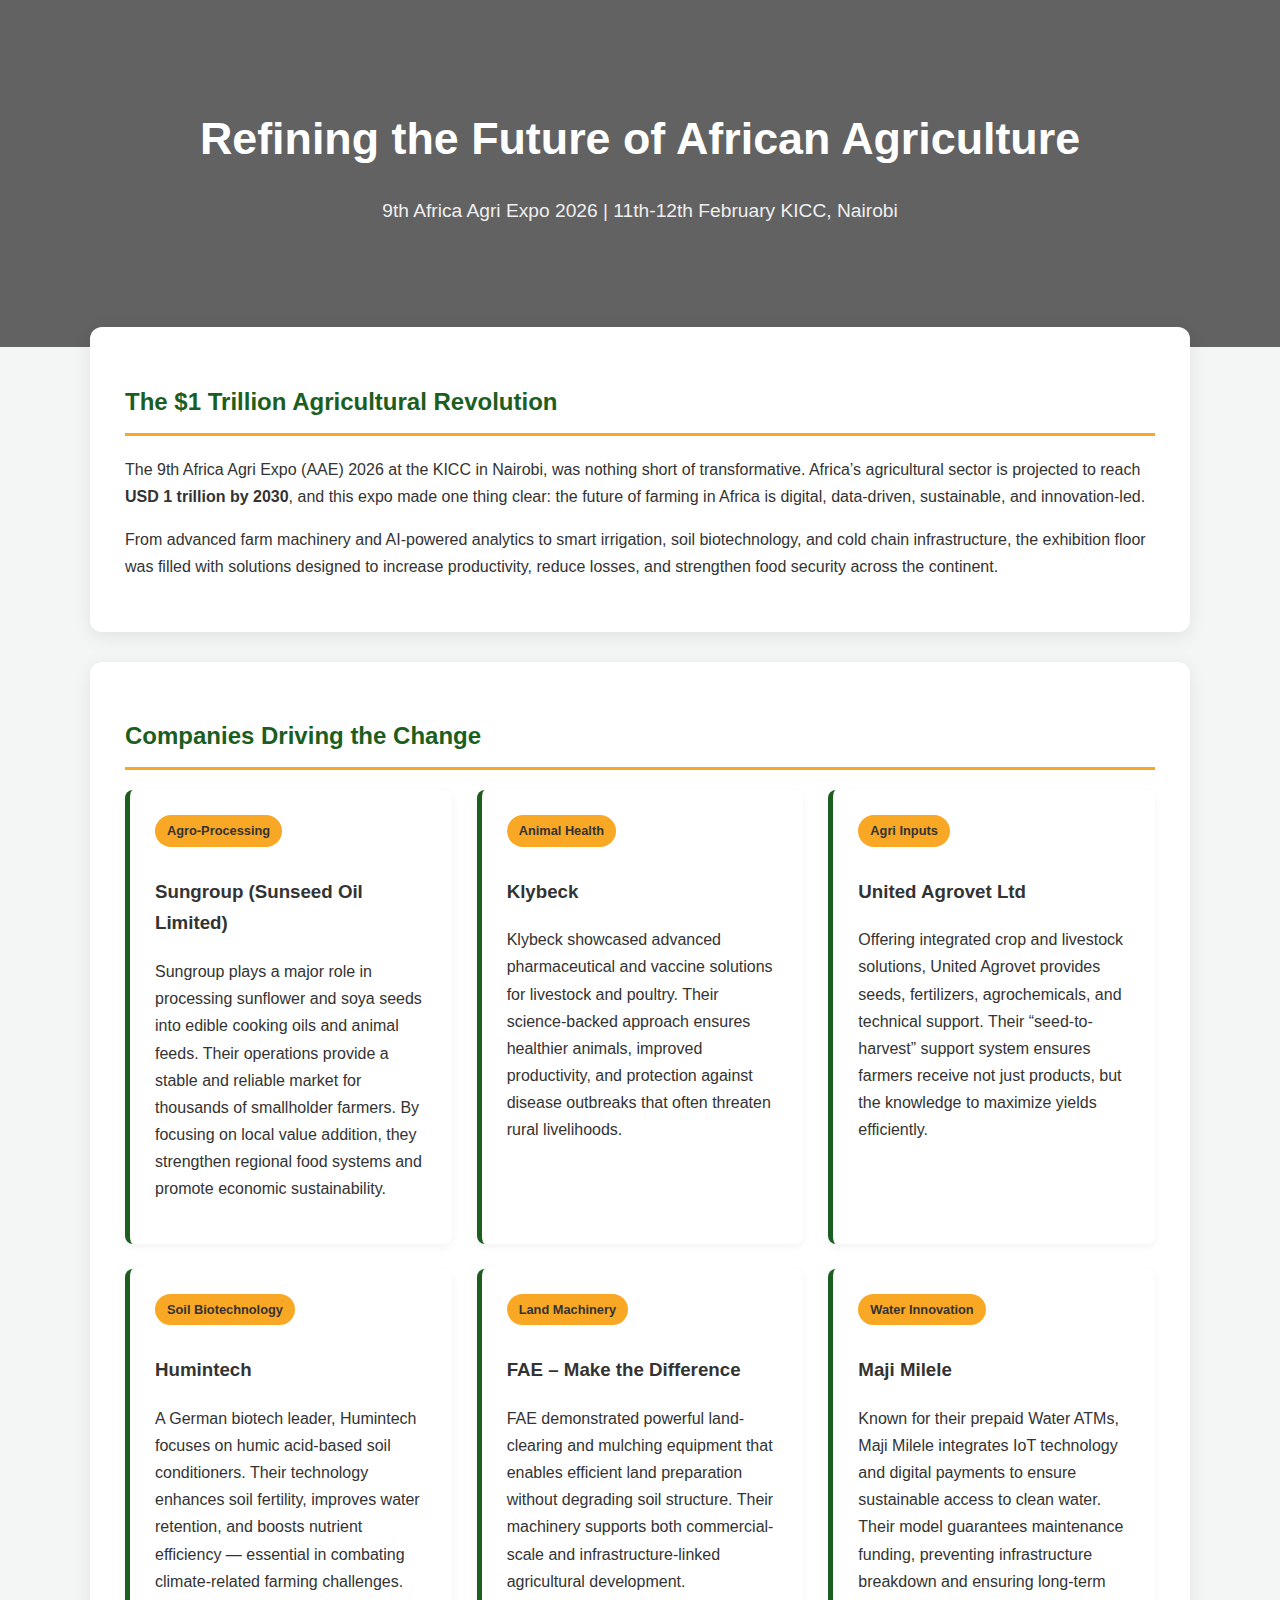
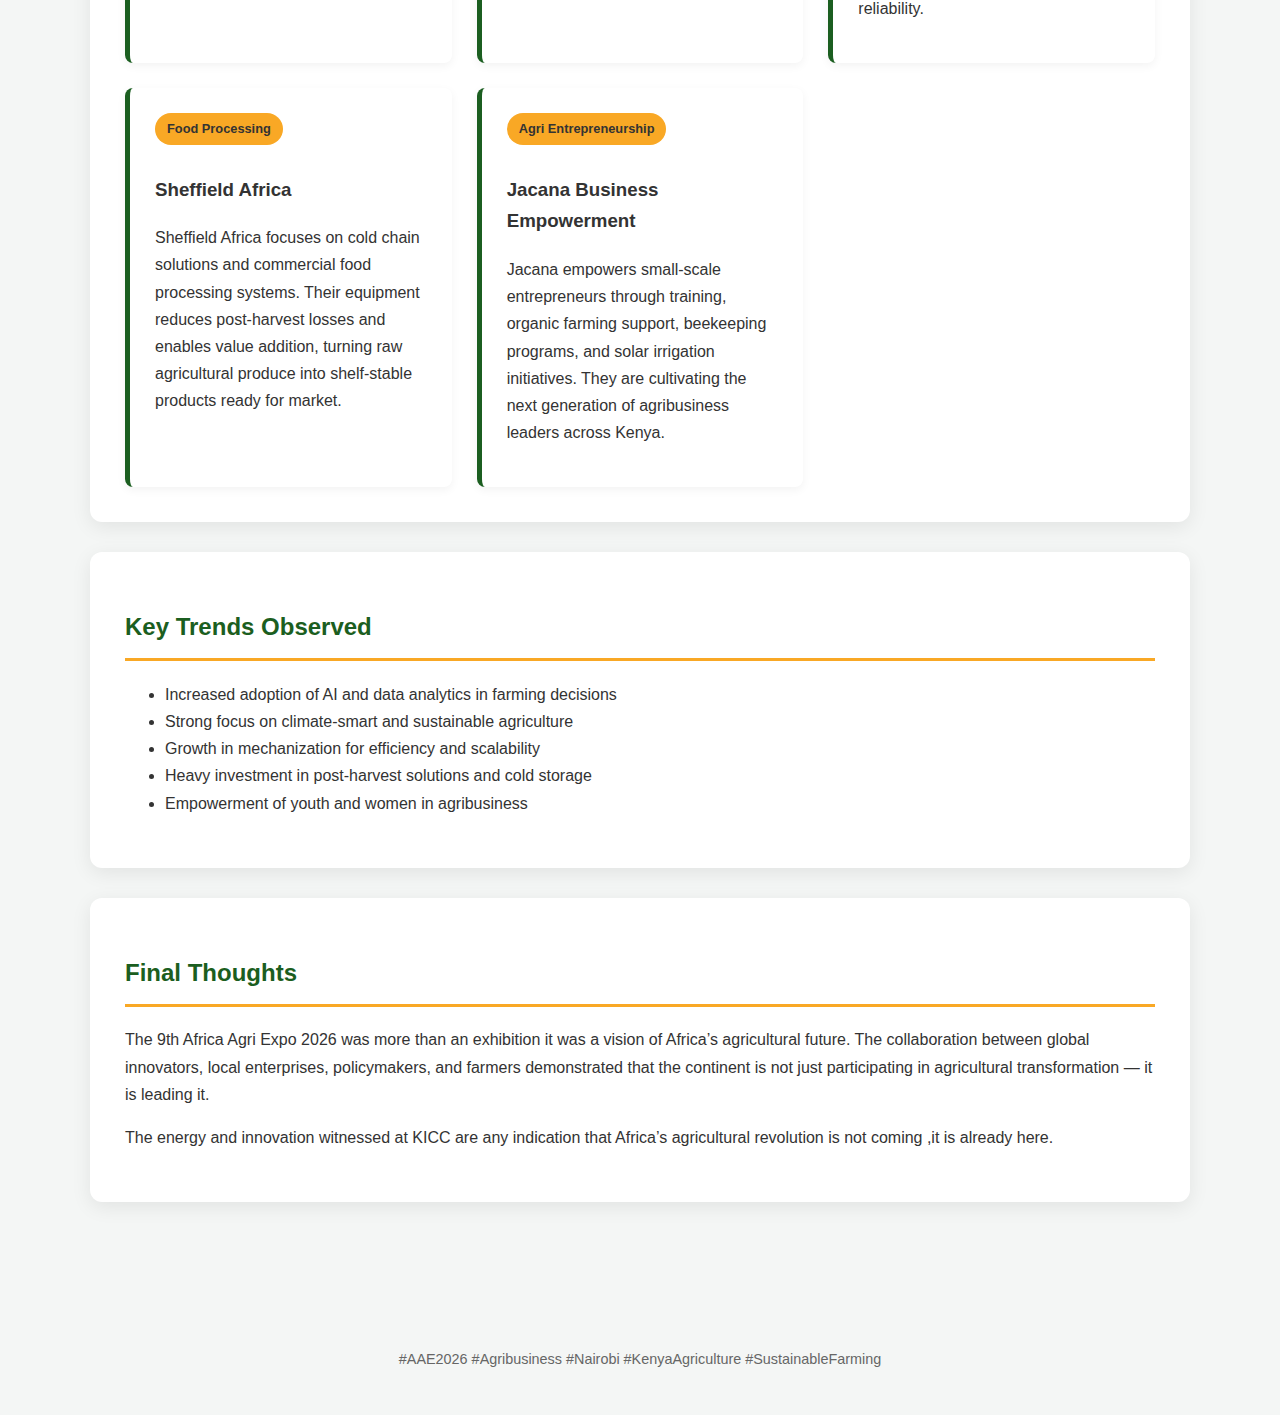
<file: agriexpo.html>
<!DOCTYPE html>
<html lang="en">
<head>
    <meta charset="UTF-8">
    <title>9th Africa Agri Expo 2026 Recap</title>
    <meta name="viewport" content="width=device-width, initial-scale=1.0">

    <style>
        :root {
            --primary-green: #1b5e20;
            --accent-gold: #f9a825;
            --light-bg: #f4f6f5;
            --text-dark: #333;
        }

        body {
            font-family: 'Segoe UI', sans-serif;
            line-height: 1.7;
            background-color: var(--light-bg);
            margin: 0;
            padding: 0;
            color: var(--text-dark);
        }

        header {
            background: linear-gradient(rgba(0,0,0,0.6), rgba(0,0,0,0.6)),
            url('https://images.unsplash.com/photo-1500382017468-9049fed747ef?auto=format&fit=crop&w=1400&q=80');
            background-size: cover;
            background-position: center;
            color: white;
            text-align: center;
            padding: 100px 20px;
        }

        header h1 {
            font-size: 2.8rem;
            margin: 0;
        }

        header p {
            font-size: 1.2rem;
            opacity: 0.9;
        }

        .container {
            max-width: 1100px;
            margin: -40px auto 50px;
            padding: 20px;
        }

        .section {
            background: white;
            padding: 35px;
            margin-bottom: 30px;
            border-radius: 12px;
            box-shadow: 0 5px 20px rgba(0,0,0,0.08);
        }

        h2 {
            color: var(--primary-green);
            border-bottom: 3px solid var(--accent-gold);
            padding-bottom: 10px;
        }

        .company-grid {
            display: grid;
            grid-template-columns: repeat(auto-fit, minmax(300px, 1fr));
            gap: 25px;
        }

        .company-card {
            background: #fff;
            padding: 25px;
            border-left: 5px solid var(--primary-green);
            border-radius: 8px;
            box-shadow: 0 3px 10px rgba(0,0,0,0.05);
            transition: 0.3s ease;
        }

        .company-card:hover {
            transform: translateY(-5px);
        }

        .tag {
            display: inline-block;
            background: var(--accent-gold);
            padding: 5px 12px;
            border-radius: 20px;
            font-size: 0.8rem;
            font-weight: bold;
            margin-bottom: 10px;
        }

        footer {
            text-align: center;
            padding: 30px;
            font-size: 0.9rem;
            color: #666;
        }
    </style>
</head>

<body>

<header>
    <h1>Refining the Future of African Agriculture</h1>
    <p> 9th Africa Agri Expo 2026 | 11th-12th February KICC, Nairobi</p>
</header>

<div class="container">

    <div class="section">
        <h2>The $1 Trillion Agricultural Revolution</h2>
        <p>
          The 9th Africa Agri Expo (AAE) 2026 at the KICC in Nairobi,
            was nothing short of transformative. Africa’s agricultural sector
            is projected to reach <strong>USD 1 trillion by 2030</strong>, and this expo
            made one thing clear: the future of farming in Africa is digital, data-driven,
            sustainable, and innovation-led.
        </p>

        <p>
            From advanced farm machinery and AI-powered analytics to smart irrigation,
            soil biotechnology, and cold chain infrastructure, the exhibition floor was
            filled with solutions designed to increase productivity, reduce losses,
            and strengthen food security across the continent.
        </p>
    </div>

    <div class="section">
        <h2>Companies Driving the Change</h2>

        <div class="company-grid">

            <div class="company-card">
                <span class="tag">Agro-Processing</span>
                <h3>Sungroup (Sunseed Oil Limited)</h3>
                <p>
                    Sungroup plays a major role in processing sunflower and soya seeds
                    into edible cooking oils and animal feeds. Their operations provide
                    a stable and reliable market for thousands of smallholder farmers.
                    By focusing on local value addition, they strengthen regional food
                    systems and promote economic sustainability.
                </p>
            </div>

            <div class="company-card">
                <span class="tag">Animal Health</span>
                <h3>Klybeck</h3>
                <p>
                    Klybeck showcased advanced pharmaceutical and vaccine solutions
                    for livestock and poultry. Their science-backed approach ensures
                    healthier animals, improved productivity, and protection against
                    disease outbreaks that often threaten rural livelihoods.
                </p>
            </div>

            <div class="company-card">
                <span class="tag">Agri Inputs</span>
                <h3>United Agrovet Ltd</h3>
                <p>
                    Offering integrated crop and livestock solutions, United Agrovet
                    provides seeds, fertilizers, agrochemicals, and technical support.
                    Their “seed-to-harvest” support system ensures farmers receive not
                    just products, but the knowledge to maximize yields efficiently.
                </p>
            </div>

            <div class="company-card">
                <span class="tag">Soil Biotechnology</span>
                <h3>Humintech</h3>
                <p>
                    A German biotech leader, Humintech focuses on humic acid-based soil
                    conditioners. Their technology enhances soil fertility, improves water
                    retention, and boosts nutrient efficiency — essential in combating
                    climate-related farming challenges.
                </p>
            </div>

            <div class="company-card">
                <span class="tag">Land Machinery</span>
                <h3>FAE – Make the Difference</h3>
                <p>
                    FAE demonstrated powerful land-clearing and mulching equipment that
                    enables efficient land preparation without degrading soil structure.
                    Their machinery supports both commercial-scale and infrastructure-linked
                    agricultural development.
                </p>
            </div>

            <div class="company-card">
                <span class="tag">Water Innovation</span>
                <h3>Maji Milele</h3>
                <p>
                    Known for their prepaid Water ATMs, Maji Milele integrates IoT
                    technology and digital payments to ensure sustainable access to
                    clean water. Their model guarantees maintenance funding, preventing
                    infrastructure breakdown and ensuring long-term reliability.
                </p>
            </div>

            <div class="company-card">
                <span class="tag">Food Processing</span>
                <h3>Sheffield Africa</h3>
                <p>
                    Sheffield Africa focuses on cold chain solutions and commercial
                    food processing systems. Their equipment reduces post-harvest
                    losses and enables value addition, turning raw agricultural produce
                    into shelf-stable products ready for market.
                </p>
            </div>

            <div class="company-card">
                <span class="tag">Agri Entrepreneurship</span>
                <h3>Jacana Business Empowerment</h3>
                <p>
                    Jacana empowers small-scale entrepreneurs through training,
                    organic farming support, beekeeping programs, and solar irrigation
                    initiatives. They are cultivating the next generation of
                    agribusiness leaders across Kenya.
                </p>
            </div>

        </div>
    </div>

    <div class="section">
        <h2>Key Trends  Observed</h2>
        <ul>
            <li>Increased adoption of AI and data analytics in farming decisions</li>
            <li>Strong focus on climate-smart and sustainable agriculture</li>
            <li>Growth in mechanization for efficiency and scalability</li>
            <li>Heavy investment in post-harvest solutions and cold storage</li>
            <li>Empowerment of youth and women in agribusiness</li>
        </ul>
    </div>

    <div class="section">
        <h2>Final Thoughts</h2>
        <p>
            The 9th Africa Agri Expo 2026 was more than an exhibition it was a vision
            of Africa’s agricultural future. The collaboration between global innovators,
            local enterprises, policymakers, and farmers demonstrated that the continent
            is not just participating in agricultural transformation — it is leading it.
        </p>

        <p>
            The energy and innovation  witnessed at KICC are any indication that
            Africa’s agricultural revolution is not coming ,it is already here.
        </p>
    </div>

</div>

<footer>
    <p>#AAE2026 #Agribusiness #Nairobi #KenyaAgriculture #SustainableFarming</p>
</footer>

</body>
</html>
</file>
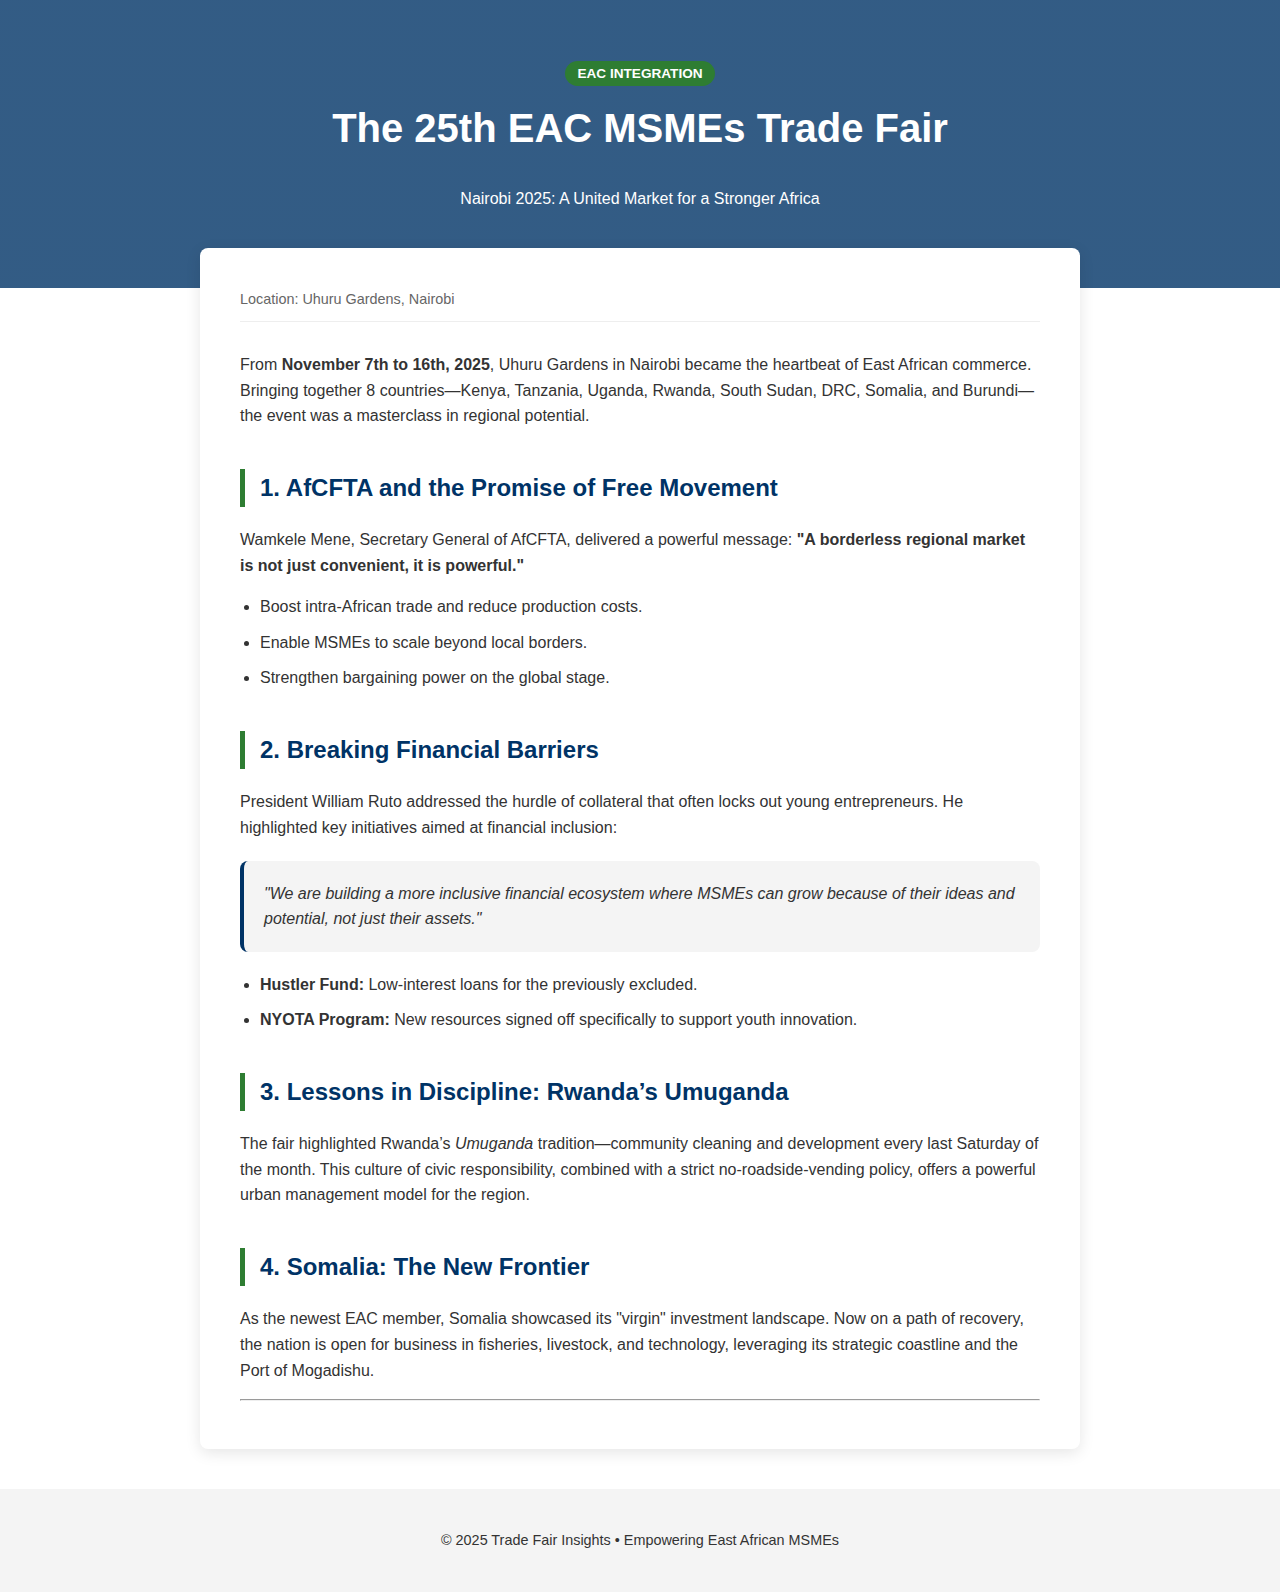
<file: EAMS.html>
<!DOCTYPE html>
<html lang="en">
<head>
    <meta charset="UTF-8">
    <meta name="viewport" content="width=device-width, initial-scale=1.0">
    <title>25th EAC MSMEs Trade Fair Highlights</title>
    <style>
        :root {
            --primary-blue: #003366;
            --accent-green: #2e7d32;
            --text-dark: #333;
            --light-gray: #f4f4f4;
        }

        body {
            font-family: 'Segoe UI', Tahoma, Geneva, Verdana, sans-serif;
            line-height: 1.6;
            color: var(--text-dark);
            margin: 0;
            padding: 0;
            background-color: #fff;
        }

        header {
            background: linear-gradient(rgba(0, 51, 102, 0.8), rgba(0, 51, 102, 0.8)), 
                        url('https://images.unsplash.com/photo-1531050171654-a7a401c96827?auto=format&fit=crop&q=80&w=1200') no-repeat center/cover;
            color: white;
            padding: 60px 20px;
            text-align: center;
        }

        .container {
            max-width: 800px;
            margin: -40px auto 40px;
            background: white;
            padding: 40px;
            border-radius: 8px;
            box-shadow: 0 4px 15px rgba(0,0,0,0.1);
        }

        .badge {
            background-color: var(--accent-green);
            color: white;
            padding: 5px 12px;
            border-radius: 20px;
            font-size: 0.85rem;
            text-transform: uppercase;
            font-weight: bold;
        }

        h1 { font-size: 2.5rem; margin-top: 10px; }
        h2 { color: var(--primary-blue); border-left: 5px solid var(--accent-green); padding-left: 15px; margin-top: 40px; }
        
        .meta-info {
            color: #666;
            font-size: 0.9rem;
            margin-bottom: 30px;
            border-bottom: 1px solid #eee;
            padding-bottom: 10px;
        }

        .highlight-box {
            background-color: var(--light-gray);
            border-radius: 8px;
            padding: 20px;
            margin: 20px 0;
            font-style: italic;
            border-left: 4px solid var(--primary-blue);
        }

        ul { padding-left: 20px; }
        li { margin-bottom: 10px; }

        footer {
            text-align: center;
            padding: 40px;
            background: var(--light-gray);
            font-size: 0.9rem;
        }

        @media (max-width: 600px) {
            .container { margin: 0; width: 100%; border-radius: 0; padding: 20px; }
            h1 { font-size: 1.8rem; }
        }
    </style>
</head>
<body>

<header>
    <span class="badge">EAC Integration</span>
    <h1>The 25th EAC MSMEs Trade Fair</h1>
    <p>Nairobi 2025: A United Market for a Stronger Africa</p>
</header>

<div class="container">
    <div class="meta-info">
       Location: Uhuru Gardens, Nairobi
    </div>

    <p>From <strong>November 7th to 16th, 2025</strong>, Uhuru Gardens in Nairobi became the heartbeat of East African commerce. Bringing together 8 countries—Kenya, Tanzania, Uganda, Rwanda, South Sudan, DRC, Somalia, and Burundi—the event was a masterclass in regional potential.</p>

    <h2>1. AfCFTA and the Promise of Free Movement</h2>
    <p>Wamkele Mene, Secretary General of AfCFTA, delivered a powerful message: <strong>"A borderless regional market is not just convenient, it is powerful."</strong></p>
    <ul>
        <li>Boost intra-African trade and reduce production costs.</li>
        <li>Enable MSMEs to scale beyond local borders.</li>
        <li>Strengthen bargaining power on the global stage.</li>
    </ul>

    <h2>2. Breaking Financial Barriers</h2>
    <p>President William Ruto addressed the hurdle of collateral that often locks out young entrepreneurs. He highlighted key initiatives aimed at financial inclusion:</p>
    <div class="highlight-box">
        "We are building a more inclusive financial ecosystem where MSMEs can grow because of their ideas and potential, not just their assets."
    </div>
    <ul>
        <li><strong>Hustler Fund:</strong> Low-interest loans for the previously excluded.</li>
        <li><strong>NYOTA Program:</strong> New resources signed off specifically to support youth innovation.</li>
    </ul>

    <h2>3. Lessons in Discipline: Rwanda’s Umuganda</h2>
    <p>The fair highlighted Rwanda’s <em>Umuganda</em> tradition—community cleaning and development every last Saturday of the month. This culture of civic responsibility, combined with a strict no-roadside-vending policy, offers a powerful urban management model for the region.</p>

    <h2>4. Somalia: The New Frontier</h2>
    <p>As the newest EAC member, Somalia showcased its "virgin" investment landscape. Now on a path of recovery, the nation is open for business in fisheries, livestock, and technology, leveraging its strategic coastline and the Port of Mogadishu.</p>

    <hr>
   
</div>

<footer>
    &copy; 2025 Trade Fair Insights • Empowering East African MSMEs
</footer>

</body>
</html>
</file>
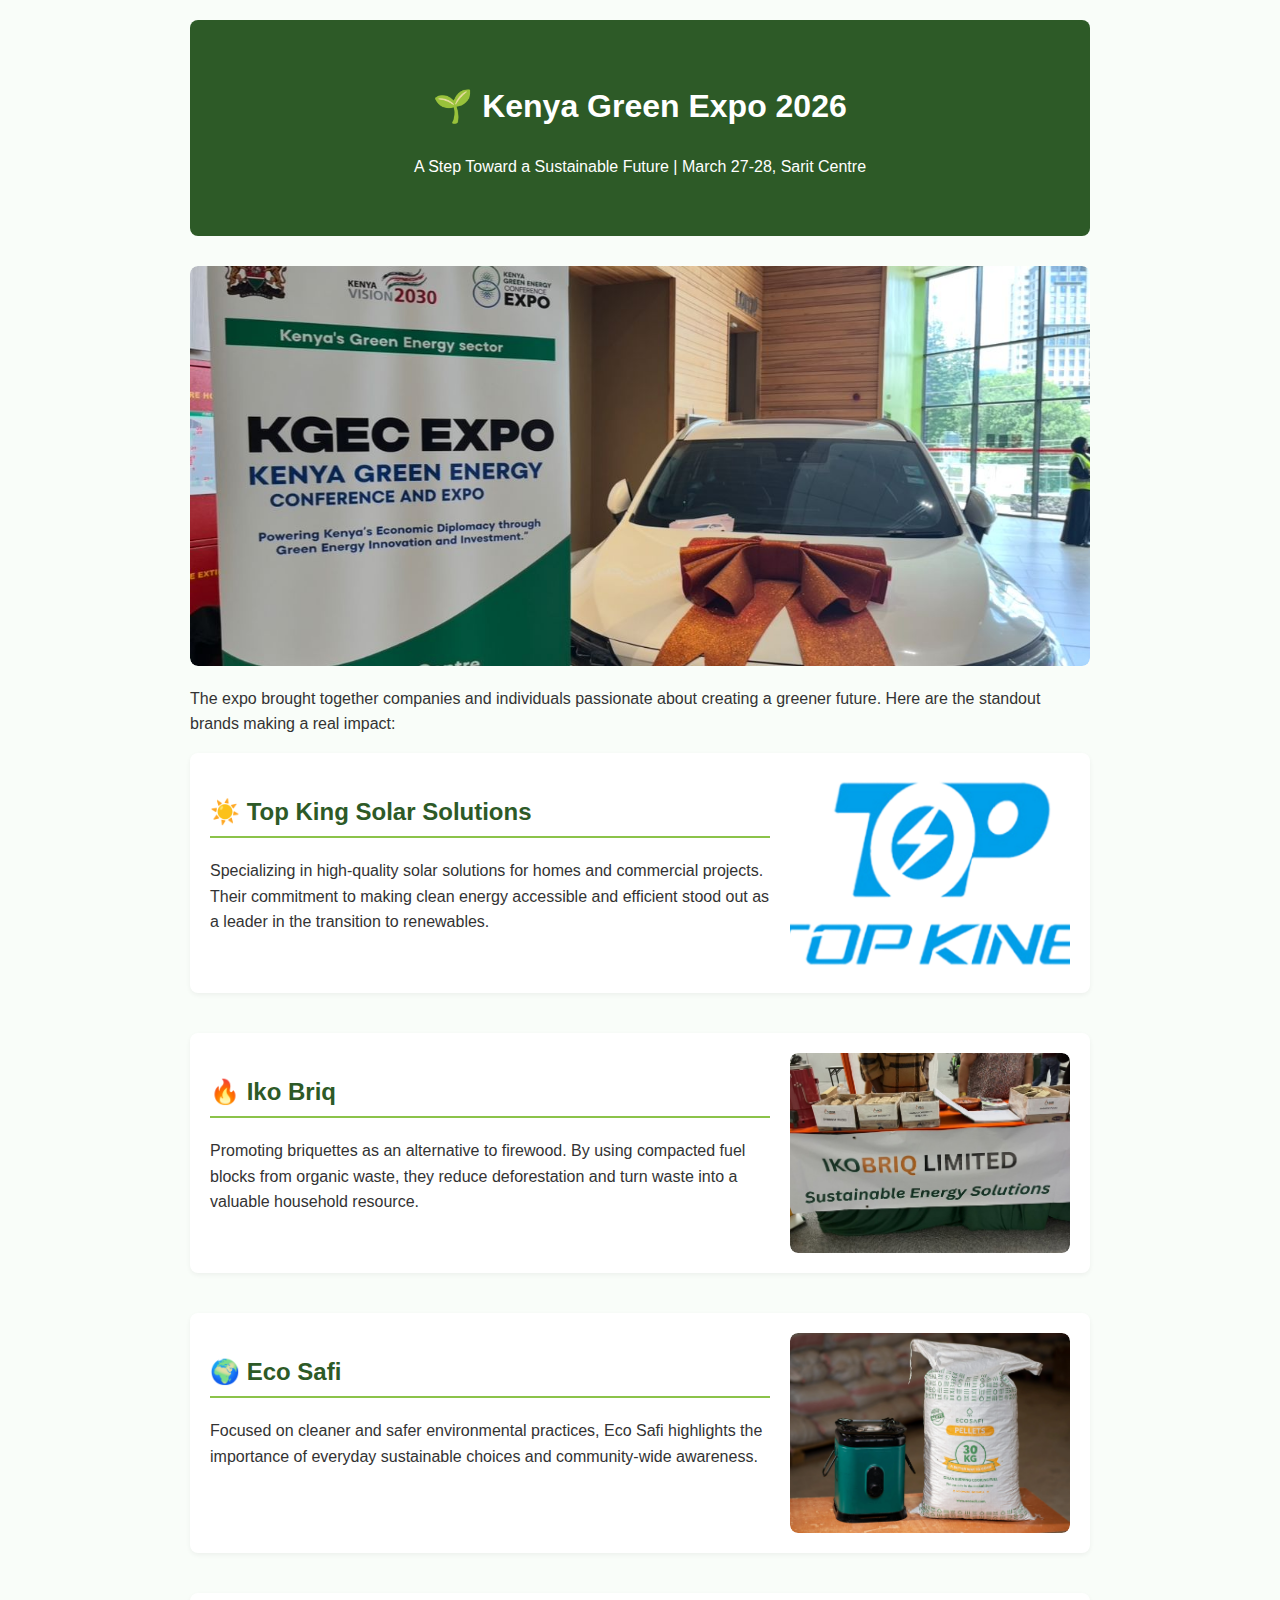
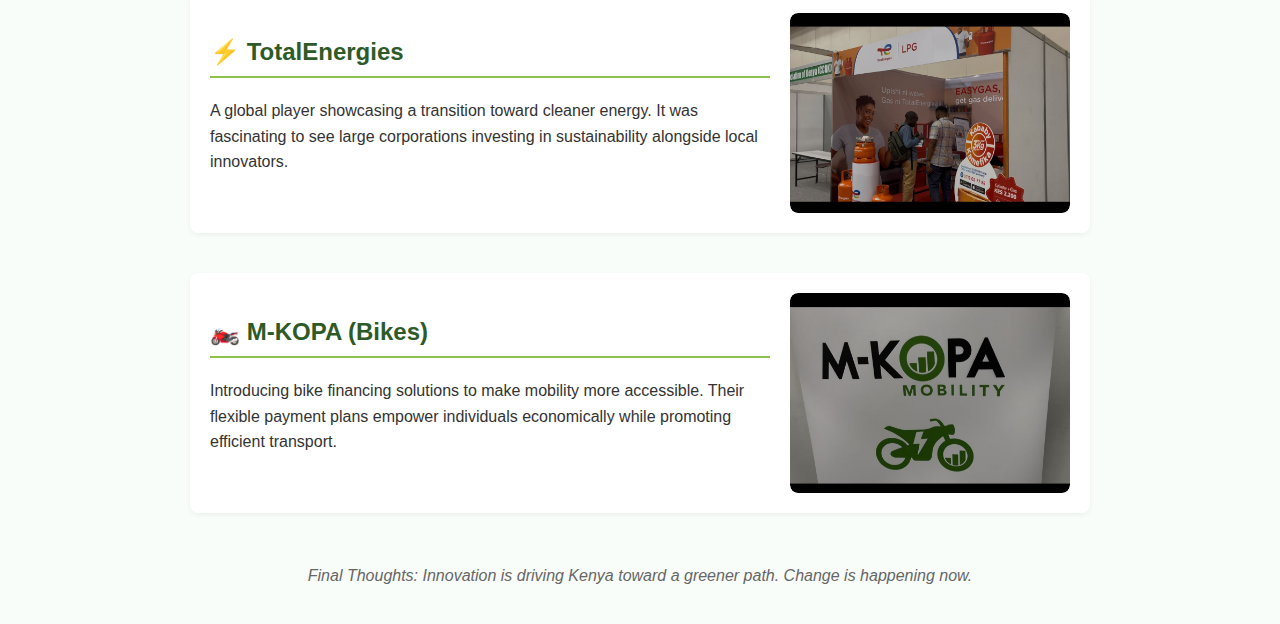
<file: greenexpo.html>
<!DOCTYPE html>
<html lang="en">
<head>
    <meta charset="UTF-8">
    <meta name="viewport" content="width=device-width, initial-scale=1.0">
    <title>Kenya Green Expo 2026 - Recap</title>
    <style>
        body {
            font-family: 'Segoe UI', Tahoma, Geneva, Verdana, sans-serif;
            line-height: 1.6;
            color: #333;
            max-width: 900px;
            margin: 0 auto;
            padding: 20px;
            background-color: #f9fdf9;
        }

        header {
            text-align: center;
            padding: 40px 0;
            background: #2d5a27;
            color: white;
            border-radius: 8px;
            margin-bottom: 30px;
        }

        /* HERO IMAGE */
        .hero-placeholder {
            width: 100%;
            height: 400px;
            overflow: hidden;
            border-radius: 8px;
            margin-bottom: 20px;
        }

        /* CONTENT SECTIONS */
        .content-section {
            display: flex;
            align-items: flex-start;
            gap: 20px;
            margin-bottom: 40px;
            background: white;
            padding: 20px;
            border-radius: 8px;
            box-shadow: 0 2px 5px rgba(0,0,0,0.05);
        }

        .text-content {
            flex: 2;
        }

        .side-placeholder {
            flex: 1;
            min-width: 250px;
            height: 200px;
            overflow: hidden;
            border-radius: 8px;
        }

        h2 {
            color: #2d5a27;
            border-bottom: 2px solid #8bc34a;
            padding-bottom: 5px;
        }

        .footer {
            text-align: center;
            margin-top: 50px;
            font-style: italic;
            color: #666;
        }

        /* 🔥 THIS FIXES IMAGE SIZING */
        img {
            width: 100%;
            height: 100%;
            object-fit: cover;
            border-radius: 8px;
        }

        /* 📱 MOBILE FRIENDLY */
        @media (max-width: 768px) {
            .content-section {
                flex-direction: column;
            }

            .side-placeholder {
                width: 100%;
                height: 220px;
            }
        }
    </style>
</head>
<body>

    <header>
        <h1>🌱 Kenya Green Expo 2026</h1>
        <p>A Step Toward a Sustainable Future | March 27-28, Sarit Centre</p>
    </header>

    <!-- HERO IMAGE -->
    <div class="hero-placeholder">
        <img src="WhatsApp Image 2026-04-01 at 09.50.16.jpeg" alt="Kenya Green Expo">
    </div>

    <p>The expo brought together companies and individuals passionate about creating a greener future. Here are the standout brands making a real impact:</p>

    <section class="content-section">
        <div class="text-content">
            <h2>☀️ Top King Solar Solutions</h2>
            <p>Specializing in high-quality solar solutions for homes and commercial projects. Their commitment to making clean energy accessible and efficient stood out as a leader in the transition to renewables.</p>
        </div>
        <div class="side-placeholder">
            <img src="cropped-5.png" alt="Top King Solar">
        </div>
    </section>

    <section class="content-section">
        <div class="text-content">
            <h2>🔥 Iko Briq</h2>
            <p>Promoting briquettes as an alternative to firewood. By using compacted fuel blocks from organic waste, they reduce deforestation and turn waste into a valuable household resource.</p>
        </div>
        <div class="side-placeholder">
            <img src="WhatsApp Image 2026-04-01 at 09.50.16 (1).jpeg" alt="Iko Briq">
        </div>
    </section>

    <section class="content-section">
        <div class="text-content">
            <h2>🌍 Eco Safi</h2>
            <p>Focused on cleaner and safer environmental practices, Eco Safi highlights the importance of everyday sustainable choices and community-wide awareness.</p>
        </div>
        <div class="side-placeholder">
            <img src="DSC02676-scaled.webp" alt="Eco Safi">
        </div>
    </section>

    <section class="content-section">
        <div class="text-content">
            <h2>⚡ TotalEnergies</h2>
            <p>A global player showcasing a transition toward cleaner energy. It was fascinating to see large corporations investing in sustainability alongside local innovators.</p>
        </div>
        <div class="side-placeholder">
            <img src="WhatsApp Image 2026-04-01 at 09.50.16 (2).jpeg" alt="Total Energies">
        </div>
    </section>

    <section class="content-section">
        <div class="text-content">
            <h2>🏍️ M-KOPA (Bikes)</h2>
            <p>Introducing bike financing solutions to make mobility more accessible. Their flexible payment plans empower individuals economically while promoting efficient transport.</p>
        </div>
        <div class="side-placeholder">
            <img src="WhatsApp Image 2026-04-01 at 09.50.17.jpeg" alt="M-KOPA Bikes">
        </div>
    </section>

    <div class="footer">
        <p>Final Thoughts: Innovation is driving Kenya toward a greener path. Change is happening now.</p>
    </div>

</body>
</html>
</file>
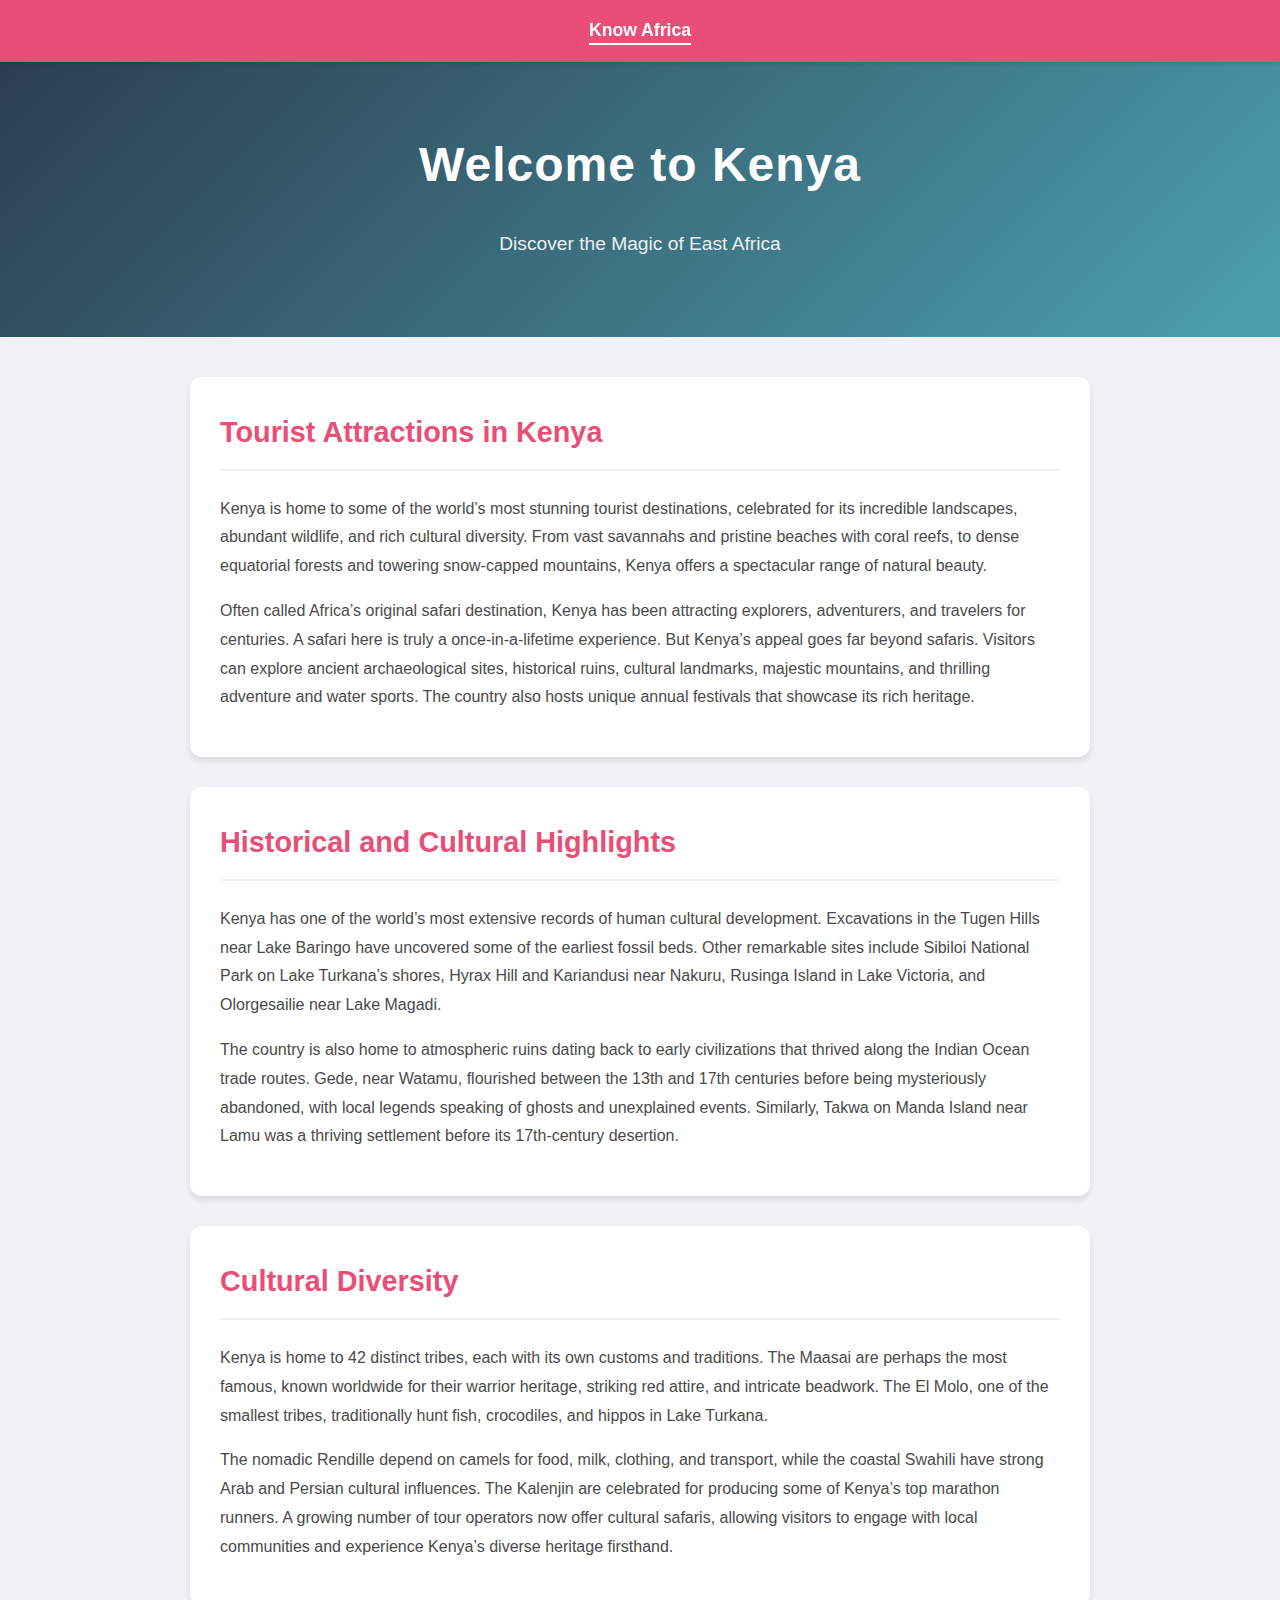
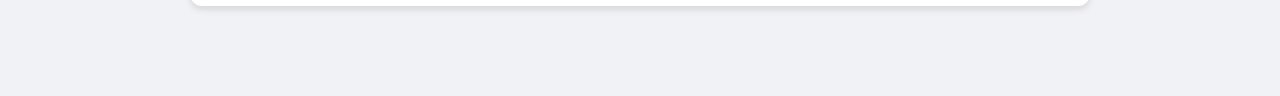
<file: knowafrica.html>
<!DOCTYPE html>
<html lang="en">
<head>
  <meta charset="UTF-8">
  <meta name="viewport" content="width=device-width, initial-scale=1.0">
  <title>Know Africa - Kenya</title>
  <style>
    /* --- CSS Variables for easy color management --- */
    :root {
      --primary-color: #E94E77; /* The Pink */
      --secondary-color: #2c3e50; /* Dark Blue-Grey */
      --bg-color: #f0f2f5;
      --card-bg: #ffffff;
      --text-color: #4a4a4a;
      --shadow: 0 4px 6px rgba(0,0,0,0.1);
      --shadow-hover: 0 10px 15px rgba(0,0,0,0.15);
    }

    /* --- General Reset --- */
    body {
      margin: 0;
      font-family: 'Segoe UI', 'Roboto', Helvetica, Arial, sans-serif;
      background-color: var(--bg-color);
      color: var(--text-color);
      line-height: 1.8; /* improved readability */
    }

    /* --- Navigation --- */
    nav {
      background: var(--primary-color);
      padding: 15px 0;
      text-align: center;
      box-shadow: 0 2px 4px rgba(0,0,0,0.1);
      position: sticky;
      top: 0;
      z-index: 100;
    }

    nav a {
      color: white;
      text-decoration: none;
      margin: 0 20px;
      font-weight: 600;
      font-size: 1.1em;
      cursor: pointer;
      transition: opacity 0.3s;
    }

    nav a:hover {
      opacity: 0.8;
    }

    nav a.active {
      border-bottom: 2px solid white;
      padding-bottom: 3px;
    }

    /* --- Header / Hero Section --- */
    header {
      background: linear-gradient(135deg, #2c3e50, #4ca1af);
      color: white;
      text-align: center;
      padding: 60px 20px;
      margin-bottom: 40px;
    }

    header h1 {
      margin: 0;
      font-size: 3em;
      letter-spacing: 1px;
    }
    
    header p {
      font-size: 1.2em;
      opacity: 0.9;
    }

    /* --- Main Content Layout --- */
    #main-content {
      max-width: 900px;
      margin: 0 auto;
      padding: 0 20px 60px 20px;
    }

    h2 {
      color: var(--primary-color);
      font-size: 1.8em;
      margin-top: 0;
      border-bottom: 2px solid #f0f0f0;
      padding-bottom: 10px;
    }

    /* --- Card Styling --- */
    .article-block {
      background: var(--card-bg);
      padding: 30px;
      border-radius: 12px;
      box-shadow: var(--shadow);
      margin-bottom: 30px;
      transition: transform 0.2s, box-shadow 0.2s;
    }

    .article-block:hover {
      transform: translateY(-3px);
      box-shadow: var(--shadow-hover);
    }

    p {
      margin-bottom: 15px;
    }

    /* --- Responsive Design --- */
    @media (max-width: 600px) {
      header h1 { font-size: 2em; }
      .article-block { padding: 20px; }
      nav a { display: block; margin: 10px 0; }
    }
  </style>
</head>
<body>

  <nav>
    <a href="#" onclick="loadNews(event)" id="know-africa-link">Know Africa</a>
    </nav>

  <header>
    <h1>Welcome to Kenya</h1>
    <p>Discover the Magic of East Africa</p>
  </header>

  <div id="main-content">
    <p style="text-align:center; padding: 20px;">Loading content...</p>
  </div>

  <script>
    const mainContent = document.getElementById('main-content');
    const navLink = document.getElementById('know-africa-link');

    // I stored the content data here so it's cleaner and easier to edit
    const articleData = [
      {
        title: "Tourist Attractions in Kenya",
        content: [
          "Kenya is home to some of the world’s most stunning tourist destinations, celebrated for its incredible landscapes, abundant wildlife, and rich cultural diversity. From vast savannahs and pristine beaches with coral reefs, to dense equatorial forests and towering snow-capped mountains, Kenya offers a spectacular range of natural beauty.",
          "Often called Africa’s original safari destination, Kenya has been attracting explorers, adventurers, and travelers for centuries. A safari here is truly a once-in-a-lifetime experience. But Kenya’s appeal goes far beyond safaris. Visitors can explore ancient archaeological sites, historical ruins, cultural landmarks, majestic mountains, and thrilling adventure and water sports. The country also hosts unique annual festivals that showcase its rich heritage."
        ]
      },
      {
        title: "Historical and Cultural Highlights",
        content: [
          "Kenya has one of the world’s most extensive records of human cultural development. Excavations in the Tugen Hills near Lake Baringo have uncovered some of the earliest fossil beds. Other remarkable sites include Sibiloi National Park on Lake Turkana’s shores, Hyrax Hill and Kariandusi near Nakuru, Rusinga Island in Lake Victoria, and Olorgesailie near Lake Magadi.",
          "The country is also home to atmospheric ruins dating back to early civilizations that thrived along the Indian Ocean trade routes. Gede, near Watamu, flourished between the 13th and 17th centuries before being mysteriously abandoned, with local legends speaking of ghosts and unexplained events. Similarly, Takwa on Manda Island near Lamu was a thriving settlement before its 17th-century desertion."
        ]
      },
      {
        title: "Cultural Diversity",
        content: [
          "Kenya is home to 42 distinct tribes, each with its own customs and traditions. The Maasai are perhaps the most famous, known worldwide for their warrior heritage, striking red attire, and intricate beadwork. The El Molo, one of the smallest tribes, traditionally hunt fish, crocodiles, and hippos in Lake Turkana.",
          "The nomadic Rendille depend on camels for food, milk, clothing, and transport, while the coastal Swahili have strong Arab and Persian cultural influences. The Kalenjin are celebrated for producing some of Kenya’s top marathon runners. A growing number of tour operators now offer cultural safaris, allowing visitors to engage with local communities and experience Kenya’s diverse heritage firsthand."
        ]
      }
    ];

    function loadNews(event) {
      if(event) event.preventDefault();
      
      // Highlight the active link
      if(navLink) navLink.classList.add('active');

      // Clear current content
      mainContent.innerHTML = '';

      // Loop through the data to create HTML
      articleData.forEach(article => {
        // Create the card div
        const card = document.createElement('div');
        card.className = 'article-block';

        // Add the title
        const h2 = document.createElement('h2');
        h2.textContent = article.title;
        card.appendChild(h2);

        // Add the paragraphs
        article.content.forEach(text => {
          const p = document.createElement('p');
          p.textContent = text;
          card.appendChild(p);
        });

        // Add card to main content
        mainContent.appendChild(card);
      });
    }

    // Automatically load the content when the page finishes loading
    document.addEventListener('DOMContentLoaded', () => {
      loadNews(null);
    });
  </script>

</body>
</html>
</file>
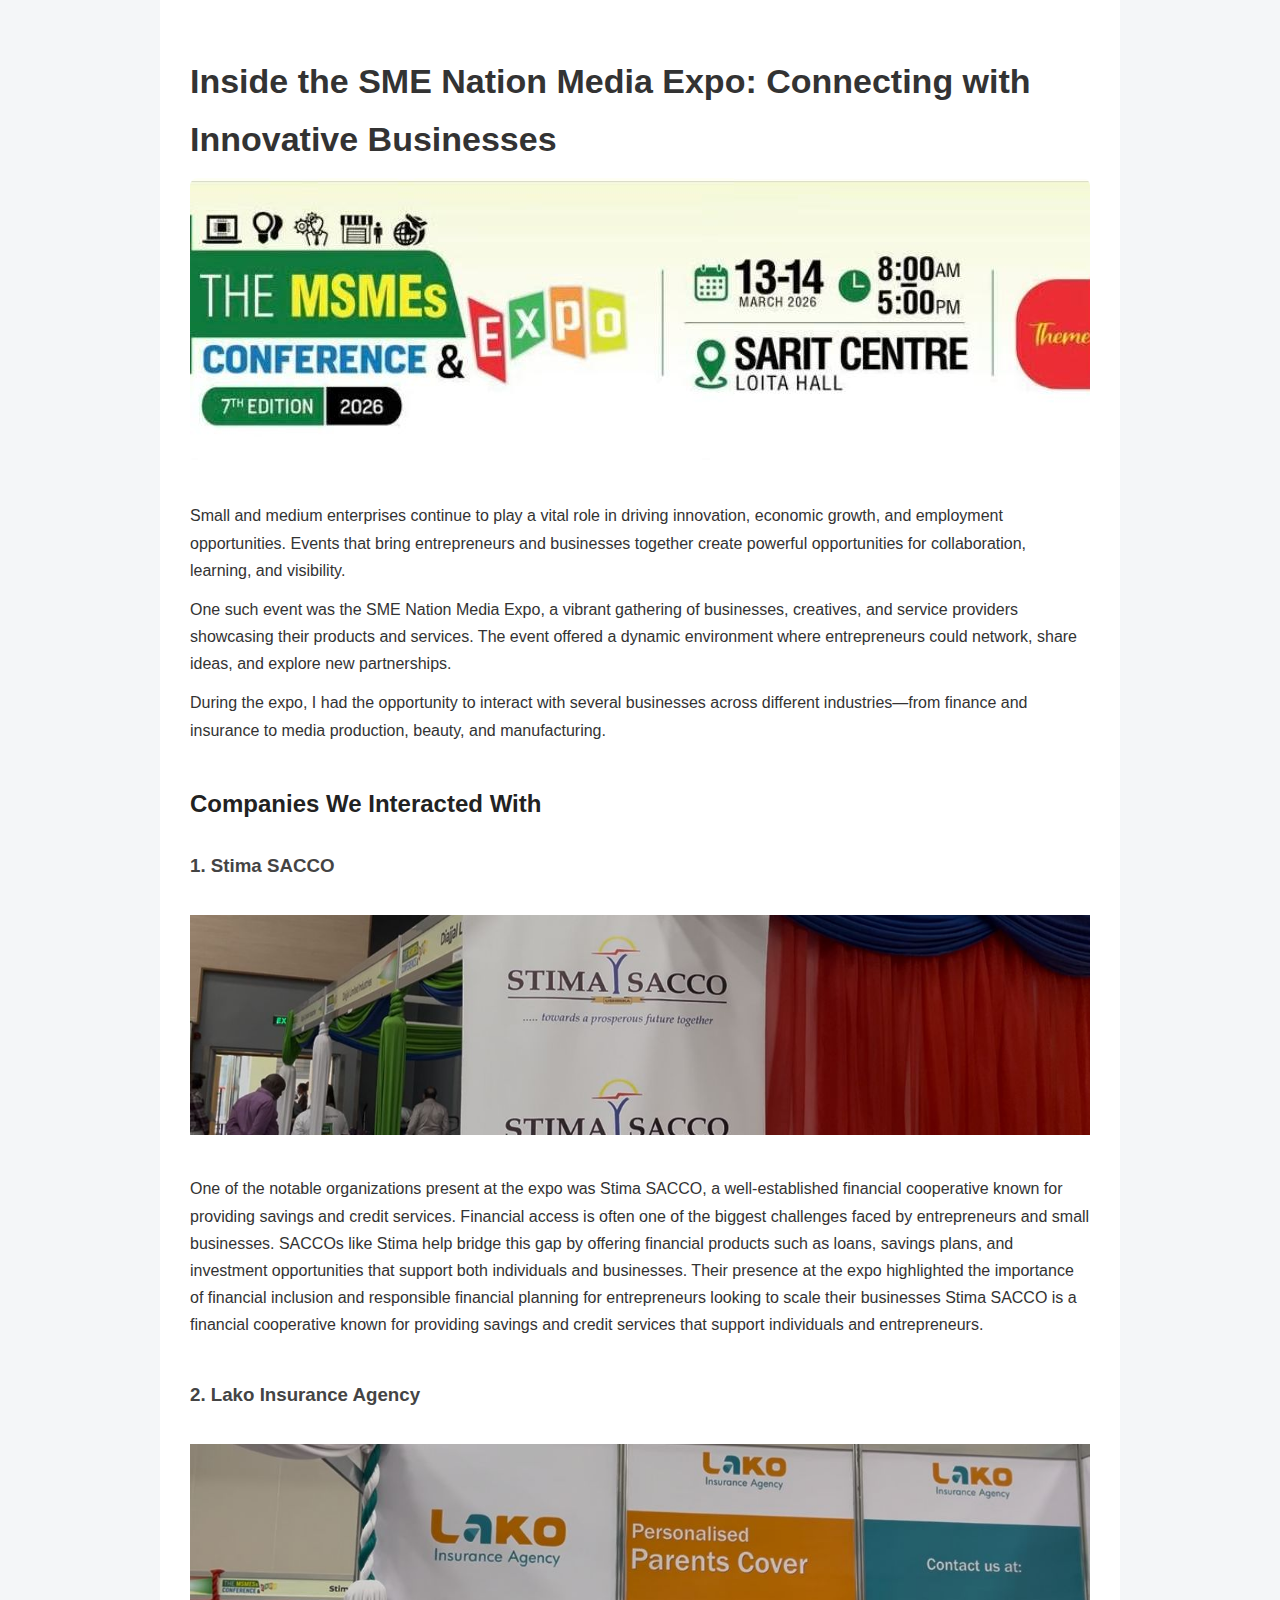
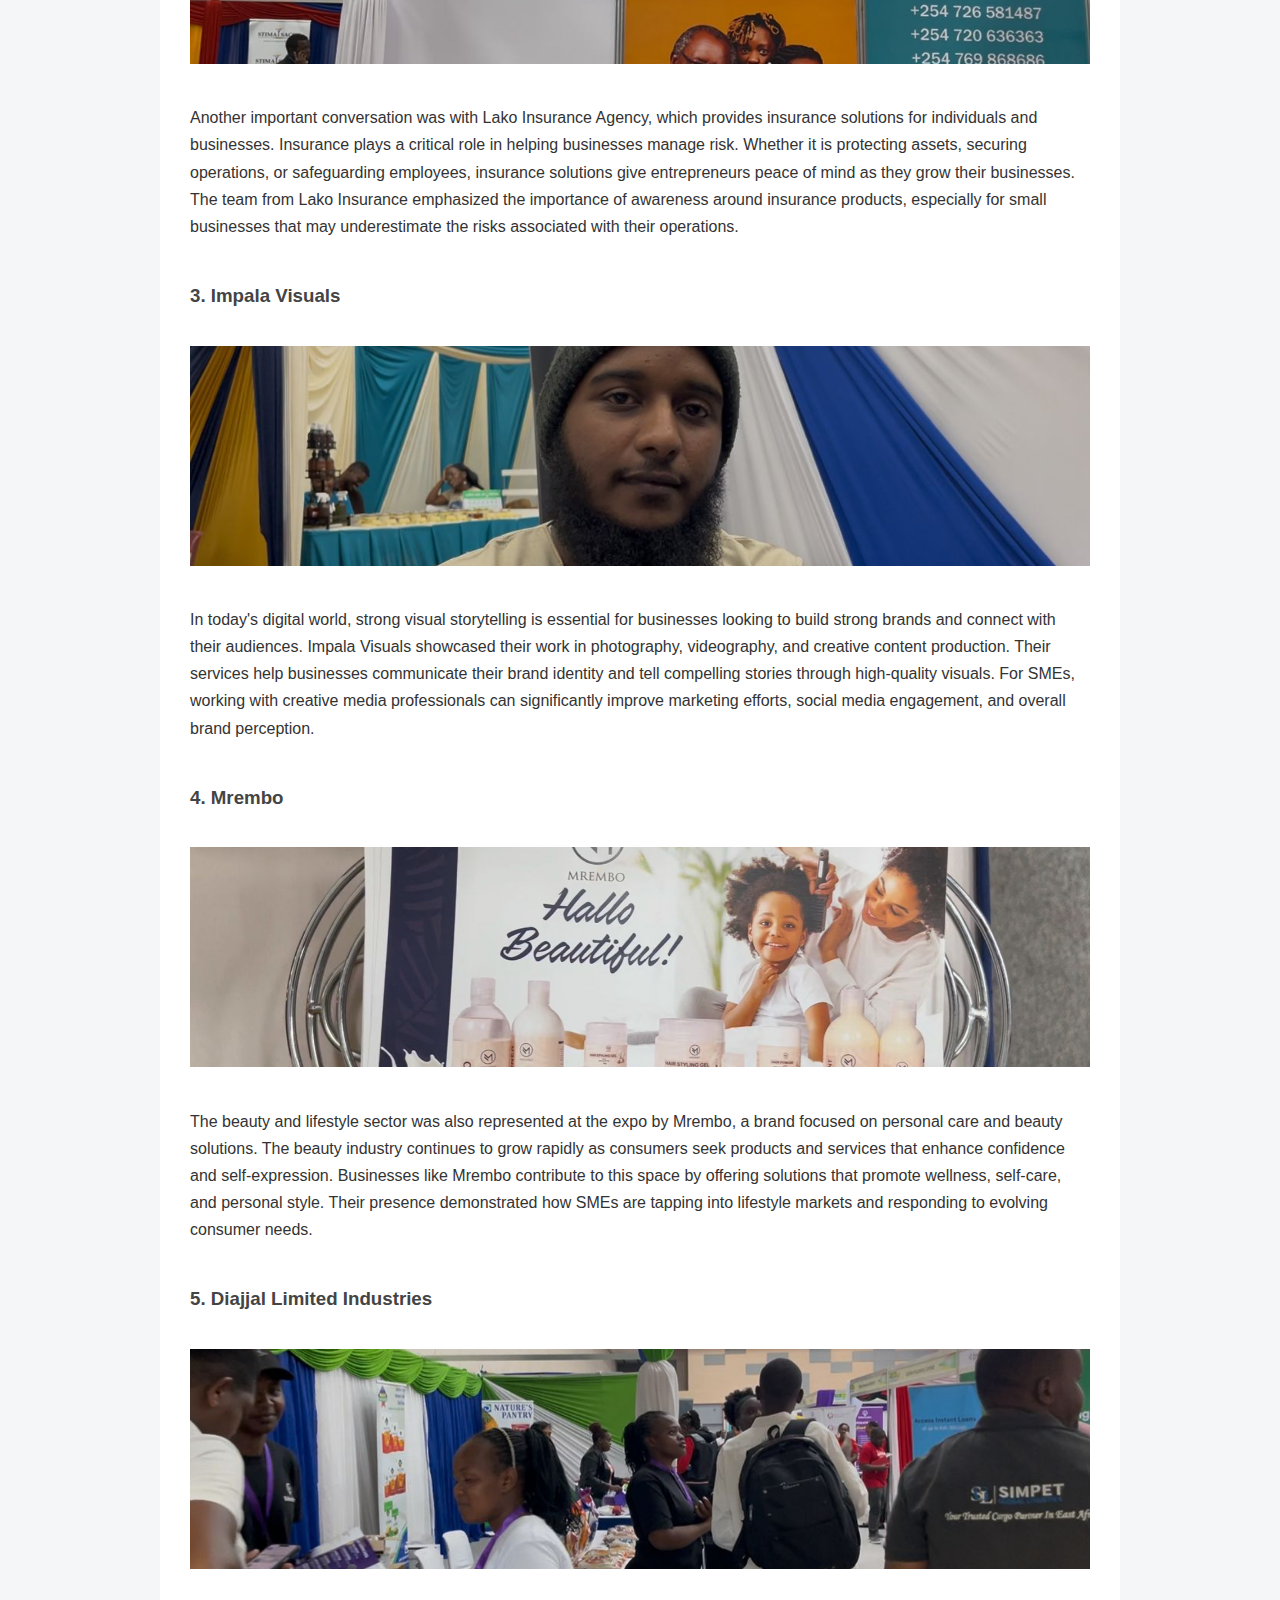
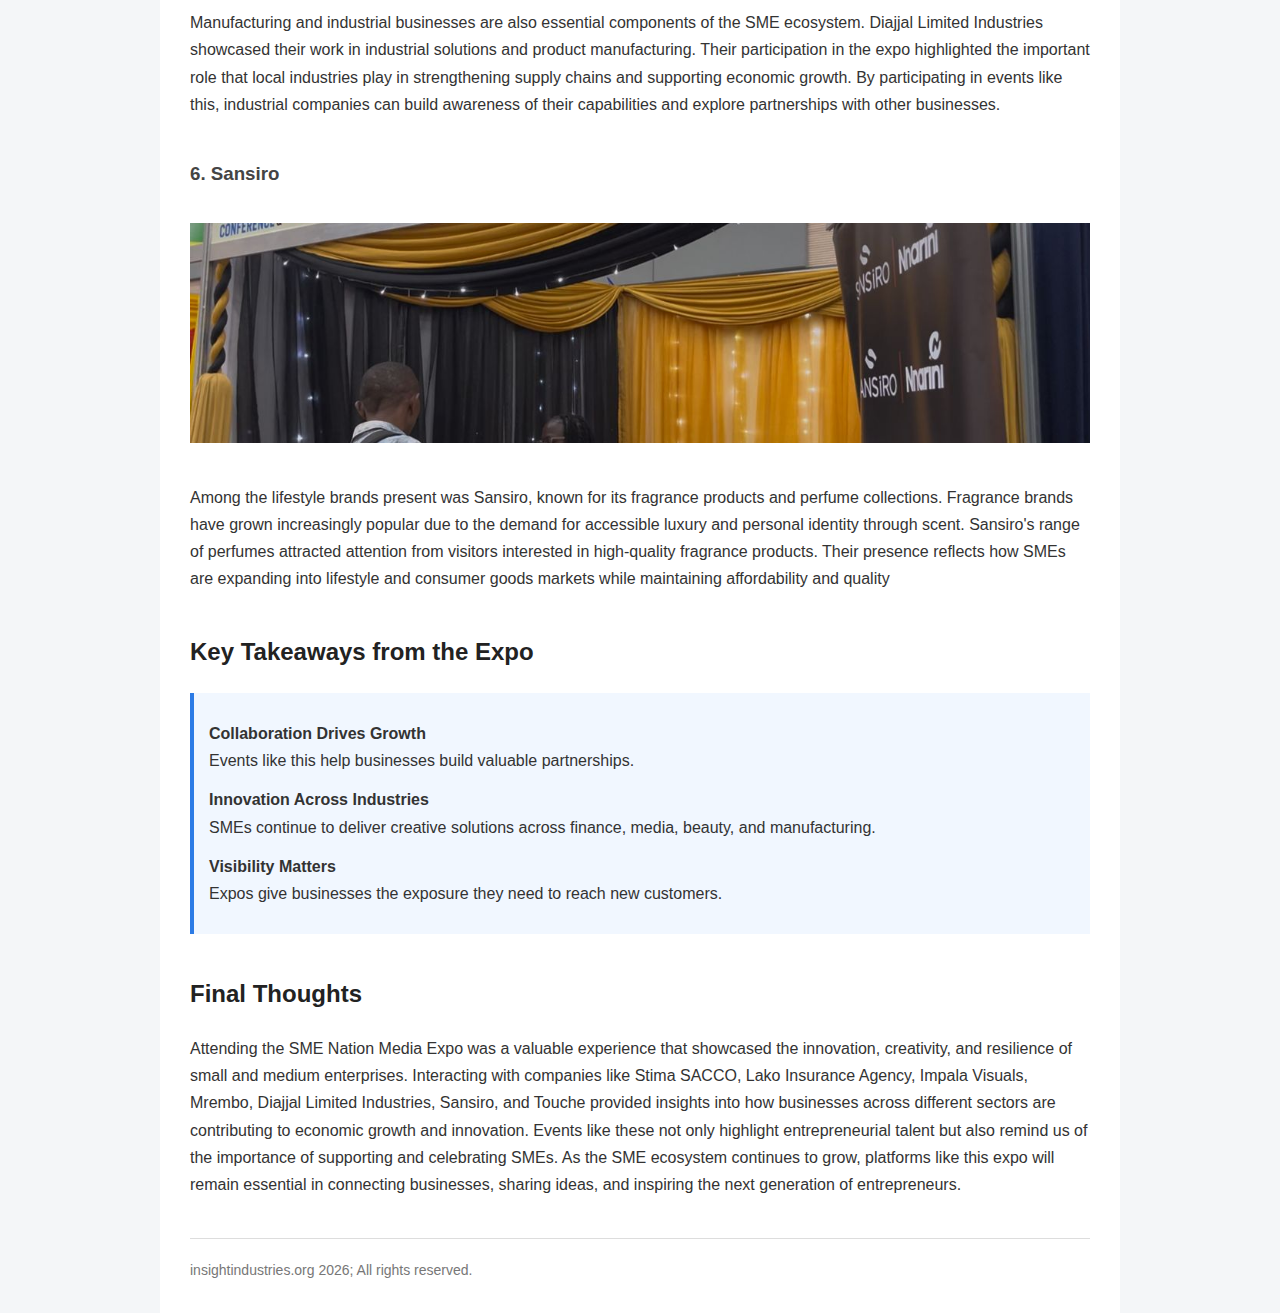
<file: smexpo.html>
<!DOCTYPE html>
<html lang="en">
<head>
<meta charset="UTF-8">
<meta name="viewport" content="width=device-width, initial-scale=1.0">
<title>SME Nation Media Expo 13th-14th March 2026</title>

<style>

body{
    font-family: Arial, Helvetica, sans-serif;
    margin:0;
    background:#f4f6f8;
    line-height:1.7;
    color:#333;
}

.container{
    max-width:900px;
    margin:auto;
    background:white;
    padding:30px;
}

h1{
    font-size:34px;
    margin-bottom:10px;
}

h2{
    margin-top:40px;
    color:#222;
}

h3{
    margin-top:25px;
    color:#444;
}

p{
    margin:12px 0;
}

.hero-image {
            width: 100%;
            max-width: 1160px;
            height: 284px; /* Exact height requested */
            margin: 0 auto 40px auto;
            overflow: hidden;
            border-radius: 8px;
        }

.company-image img{
    width:100%;
    height:220px;
    object-fit:cover;
    margin:15px 0 20px 0;
}

.section{
    margin-bottom:40px;
}

.highlight{
    background:#f1f7ff;
    padding:15px;
    border-left:4px solid #2c7be5;
}

.footer{
    margin-top:40px;
    padding-top:20px;
    border-top:1px solid #ddd;
    font-size:14px;
    color:#777;
}

</style>
</head>

<body>

<div class="container">

<h1>Inside the SME Nation Media Expo: Connecting with Innovative Businesses</h1>

<div class="hero-image">
<img src="intro.jpeg" alt="SME Nation Media Expo">
</div>

<p>
Small and medium enterprises continue to play a vital role in driving innovation, economic growth, and employment opportunities. Events that bring entrepreneurs and businesses together create powerful opportunities for collaboration, learning, and visibility.
</p>

<p>
One such event was the SME Nation Media Expo, a vibrant gathering of businesses, creatives, and service providers showcasing their products and services. The event offered a dynamic environment where entrepreneurs could network, share ideas, and explore new partnerships.
</p>

<p>
During the expo, I had the opportunity to interact with several businesses across different industries—from finance and insurance to media production, beauty, and manufacturing.
</p>

<h2>Companies We Interacted With</h2>

<div class="section">

<h3>1. Stima SACCO</h3>

<div class="company-image">
<img src="stima sacco.jpeg" alt="Stima SACCO">
</div>

<p>One of the notable organizations present at the expo was Stima SACCO, a well-established financial cooperative known for providing savings and credit services.

Financial access is often one of the biggest challenges faced by entrepreneurs and small businesses. SACCOs like Stima help bridge this gap by offering financial products such as loans, savings plans, and investment opportunities that support both individuals and businesses.

Their presence at the expo highlighted the importance of financial inclusion and responsible financial planning for entrepreneurs looking to scale their businesses
Stima SACCO is a financial cooperative known for providing savings and credit services that support individuals and entrepreneurs.
</p>

</div>

<div class="section">

<h3>2. Lako Insurance Agency</h3>

<div class="company-image">
<img src="lako insurance.jpeg" alt="Lako Insurance Agency">
</div>

<p>
Another important conversation was with Lako Insurance Agency, which provides insurance solutions for individuals and businesses.

Insurance plays a critical role in helping businesses manage risk. Whether it is protecting assets, securing operations, or safeguarding employees, insurance solutions give entrepreneurs peace of mind as they grow their businesses.

The team from Lako Insurance emphasized the importance of awareness around insurance products, especially for small businesses that may underestimate the risks associated with their operations.
</p>

</div>

<div class="section">

<h3>3. Impala Visuals</h3>

<div class="company-image">
<img src="impala visuals.jpeg" alt="Impala Visuals">
</div>

<p>
In today's digital world, strong visual storytelling is essential for businesses looking to build strong brands and connect with their audiences.

Impala Visuals showcased their work in photography, videography, and creative content production. Their services help businesses communicate their brand identity and tell compelling stories through high-quality visuals.

For SMEs, working with creative media professionals can significantly improve marketing efforts, social media engagement, and overall brand perception.
</p>

</div>

<div class="section">

<h3>4. Mrembo</h3>

<div class="company-image">
<img src="mrembo.jpeg" alt="Mrembo">
</div>

<p>
The beauty and lifestyle sector was also represented at the expo by Mrembo, a brand focused on personal care and beauty solutions.

The beauty industry continues to grow rapidly as consumers seek products and services that enhance confidence and self-expression. Businesses like Mrembo contribute to this space by offering solutions that promote wellness, self-care, and personal style.

Their presence demonstrated how SMEs are tapping into lifestyle markets and responding to evolving consumer needs.
</p>

</div>

<div class="section">

<h3>5. Diajjal Limited Industries</h3>

<div class="company-image">
<img src="diajji.jpeg" alt="Diajjal Limited Industries">
</div>

<p>
Manufacturing and industrial businesses are also essential components of the SME ecosystem.

Diajjal Limited Industries showcased their work in industrial solutions and product manufacturing. Their participation in the expo highlighted the important role that local industries play in strengthening supply chains and supporting economic growth.

By participating in events like this, industrial companies can build awareness of their capabilities and explore partnerships with other businesses.
</p>

</div>

<div class="section">

<h3>6. Sansiro</h3>

<div class="company-image">
<img src="sansiro.jpeg" alt="Sansiro">
</div>

<p>
Among the lifestyle brands present was Sansiro, known for its fragrance products and perfume collections.

Fragrance brands have grown increasingly popular due to the demand for accessible luxury and personal identity through scent. Sansiro's range of perfumes attracted attention from visitors interested in high-quality fragrance products.

Their presence reflects how SMEs are expanding into lifestyle and consumer goods markets while maintaining affordability and quality
</p>

</div>



<h2>Key Takeaways from the Expo</h2>

<div class="highlight">

<p><strong>Collaboration Drives Growth</strong><br>
Events like this help businesses build valuable partnerships.</p>

<p><strong>Innovation Across Industries</strong><br>
SMEs continue to deliver creative solutions across finance, media, beauty, and manufacturing.</p>

<p><strong>Visibility Matters</strong><br>
Expos give businesses the exposure they need to reach new customers.</p>

</div>

<h2>Final Thoughts</h2>

<p>
Attending the SME Nation Media Expo was a valuable experience that showcased the innovation, creativity, and resilience of small and medium enterprises.

Interacting with companies like Stima SACCO, Lako Insurance Agency, Impala Visuals, Mrembo, Diajjal Limited Industries, Sansiro, and Touche provided insights into how businesses across different sectors are contributing to economic growth and innovation.

Events like these not only highlight entrepreneurial talent but also remind us of the importance of supporting and celebrating SMEs.

As the SME ecosystem continues to grow, platforms like this expo will remain essential in connecting businesses, sharing ideas, and inspiring the next generation of entrepreneurs.
</p>

<div class="footer">
insightindustries.org 2026; All rights reserved.
</div>

</div>

</body>
</html>
</file>
